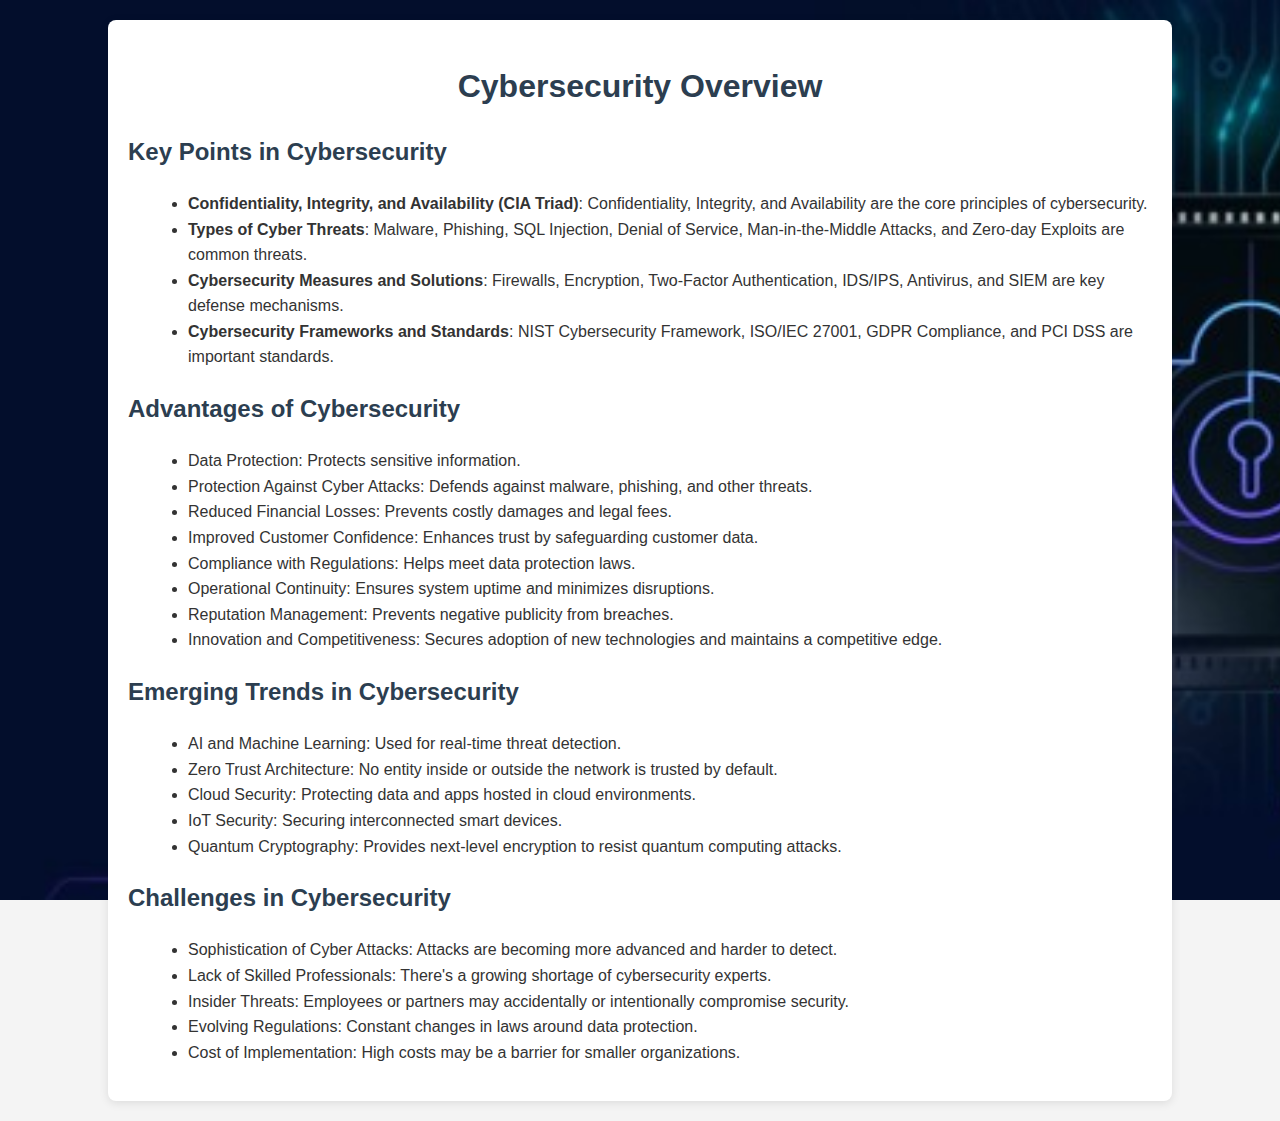
<file: content.html>
<!DOCTYPE html>
<html lang="en">
<head>
    <meta charset="UTF-8">
    <meta name="viewport" content="width=device-width, initial-scale=1.0">
    <meta http-equiv="X-UA-Compatible" content="ie=edge">
    <title>Cybersecurity Overview</title>
    <style>
        body {
            font-family: Arial, sans-serif;
            margin: 0;
            padding: 0;
            background-color: #f4f4f4;
            color: #333;
            line-height: 1.6;
        }
        .container {
            width: 80%;
            margin: 20px auto;
            background: #fff;
            padding: 20px;
            border-radius: 8px;
            box-shadow: 0 2px 10px rgba(0,0,0,0.1);
        }
        h1, h2 {
            color: #2c3e50;
        }
        ul {
            margin-left: 20px;
        }
        h1 {
            text-align: center;
            margin-bottom: 20px;
        }
        p {
            margin: 10px 0;
        }
    </style>
</head>
<body>
    <style>
		body {
		  background-image: url('base.jpg');
		  background-repeat: no-repeat;
		  background-attachment: fixed;
		  background-size: cover;
		}
		</style>
    <div class="container">
        <h1>Cybersecurity Overview</h1>

        <h2>Key Points in Cybersecurity</h2>
        <ul>
            <li><strong>Confidentiality, Integrity, and Availability (CIA Triad)</strong>: Confidentiality, Integrity, and Availability are the core principles of cybersecurity.</li>
            <li><strong>Types of Cyber Threats</strong>: Malware, Phishing, SQL Injection, Denial of Service, Man-in-the-Middle Attacks, and Zero-day Exploits are common threats.</li>
            <li><strong>Cybersecurity Measures and Solutions</strong>: Firewalls, Encryption, Two-Factor Authentication, IDS/IPS, Antivirus, and SIEM are key defense mechanisms.</li>
            <li><strong>Cybersecurity Frameworks and Standards</strong>: NIST Cybersecurity Framework, ISO/IEC 27001, GDPR Compliance, and PCI DSS are important standards.</li>
        </ul>

        <h2>Advantages of Cybersecurity</h2>
        <ul>
            <li>Data Protection: Protects sensitive information.</li>
            <li>Protection Against Cyber Attacks: Defends against malware, phishing, and other threats.</li>
            <li>Reduced Financial Losses: Prevents costly damages and legal fees.</li>
            <li>Improved Customer Confidence: Enhances trust by safeguarding customer data.</li>
            <li>Compliance with Regulations: Helps meet data protection laws.</li>
            <li>Operational Continuity: Ensures system uptime and minimizes disruptions.</li>
            <li>Reputation Management: Prevents negative publicity from breaches.</li>
            <li>Innovation and Competitiveness: Secures adoption of new technologies and maintains a competitive edge.</li>
        </ul>

        <h2>Emerging Trends in Cybersecurity</h2>
        <ul>
            <li>AI and Machine Learning: Used for real-time threat detection.</li>
            <li>Zero Trust Architecture: No entity inside or outside the network is trusted by default.</li>
            <li>Cloud Security: Protecting data and apps hosted in cloud environments.</li>
            <li>IoT Security: Securing interconnected smart devices.</li>
            <li>Quantum Cryptography: Provides next-level encryption to resist quantum computing attacks.</li>
        </ul>

        <h2>Challenges in Cybersecurity</h2>
        <ul>
            <li>Sophistication of Cyber Attacks: Attacks are becoming more advanced and harder to detect.</li>
            <li>Lack of Skilled Professionals: There's a growing shortage of cybersecurity experts.</li>
            <li>Insider Threats: Employees or partners may accidentally or intentionally compromise security.</li>
            <li>Evolving Regulations: Constant changes in laws around data protection.</li>
            <li>Cost of Implementation: High costs may be a barrier for smaller organizations.</li>
        </ul>
    </div>
</body>
</html>
</file>
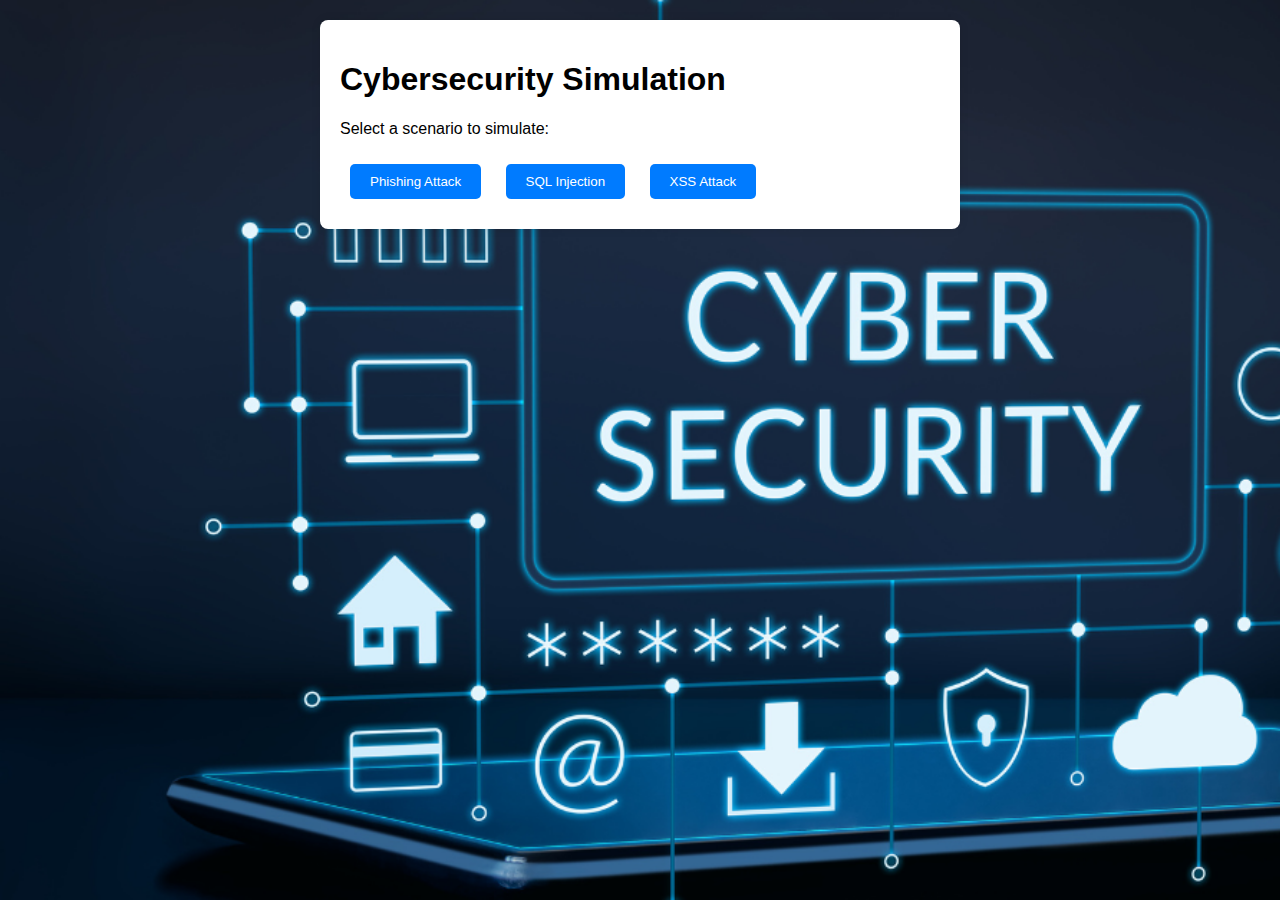
<file: html.html>
<!DOCTYPE html>
<html lang="en">
<head>
    <meta charset="UTF-8">
    <meta name="viewport" content="width=device-width, initial-scale=1.0">
    <link rel="stylesheet" href="css.css">
    <title>Cybersecurity Simulation</title>
</head>
<body>
    <style>
		body {
		  background-image: url('hi.png');
		  background-repeat: no-repeat;
		  background-attachment: fixed;
		  background-size: cover;
		}
		</style>
    <div class="container">
        <h1>Cybersecurity Simulation</h1>
        <p>Select a scenario to simulate:</p>
        <button onclick="startSimulation('phishing')">Phishing Attack</button>
        <button onclick="startSimulation('sql-injection')">SQL Injection</button>
        <button onclick="startSimulation('xss')">XSS Attack</button>
        <div id="result"></div>
    </div>
    <script src="script.js"></script>
</body>
</html>
</file>
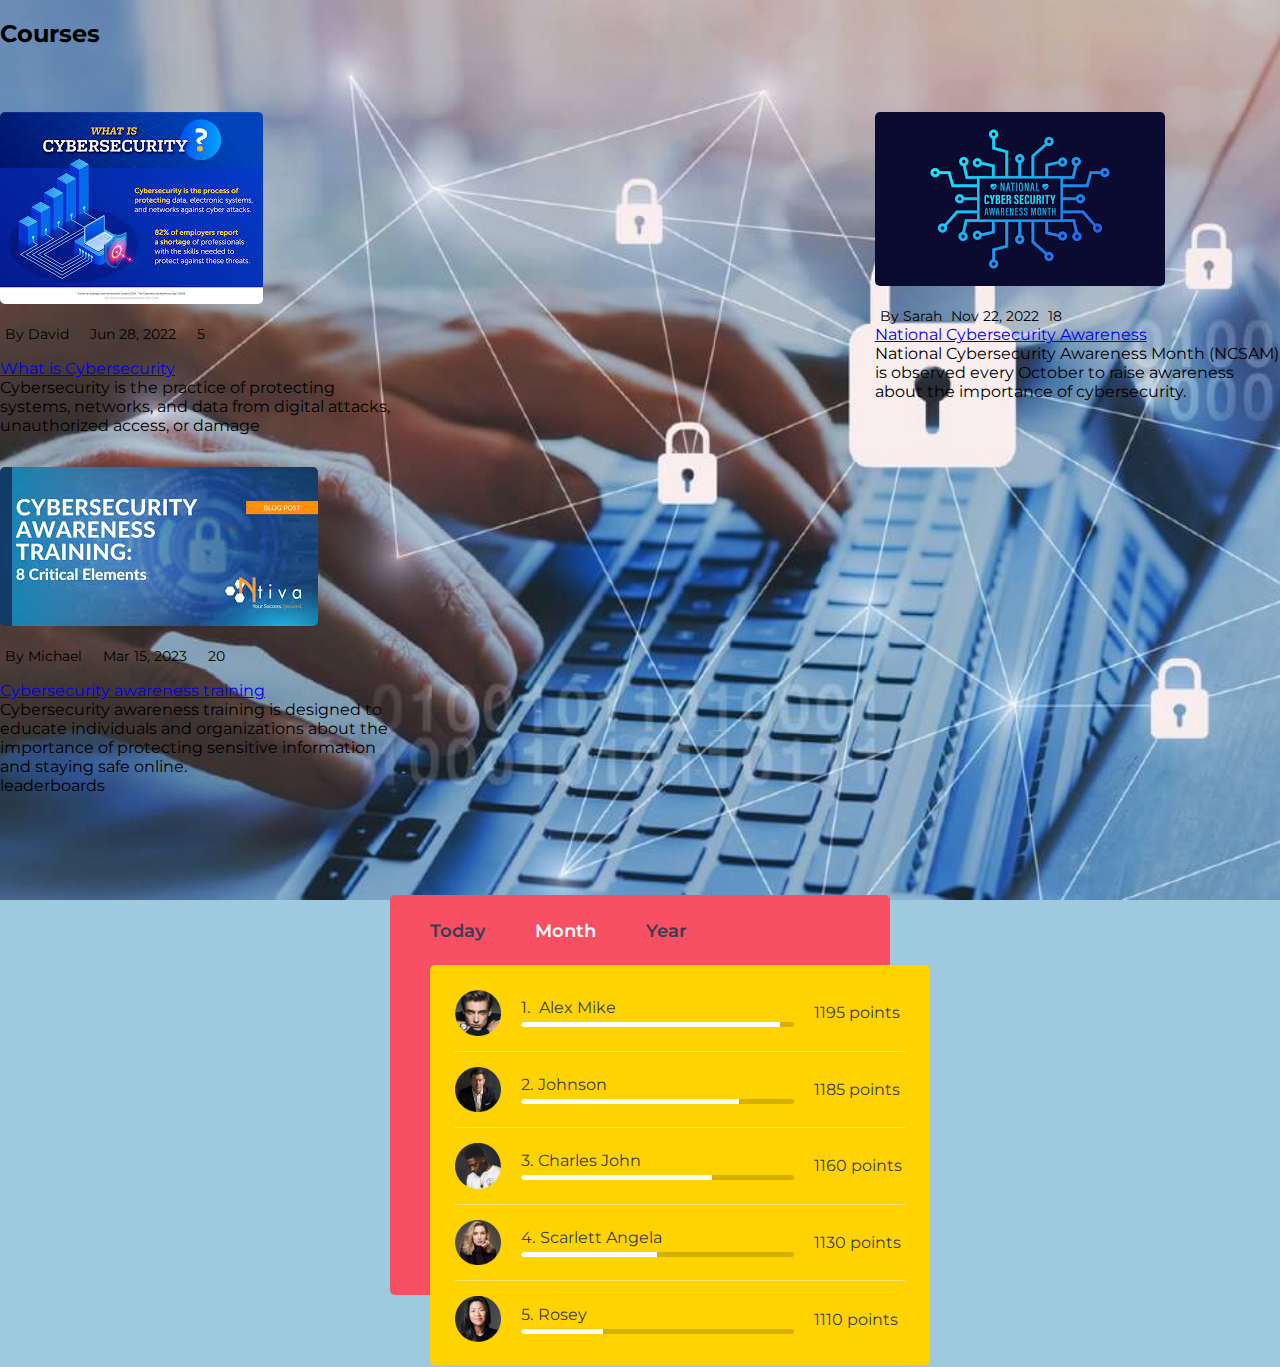
<file: index5.html>
<!DOCTYPE html>
<html lang="en">
<head>
	<meta charset="UTF-8">
	<title>Leader Board using HTML CSS and Javascript</title>
	<link rel="stylesheet" href="styles.css">
</head>
<body>
	<style>
		body {
		  background-image: url('back1.jpeg');
		  background-repeat: no-repeat;
		  background-attachment: fixed;
		  background-size: cover;
		}
		</style>
	<section class="blog" id="blog">
		<div class="section__container blog__container">
		  <!-- <p class="section__subheader">CyberSecure</p> -->
		  <br/>
		  <h2 class="section__header">Courses</h2>
		  <div class="blog__grid">
			<div class="blog__card">
			  <img src="download.jpeg" alt="blog" />
			  <div>
				<span><i class="ri-user-line"></i> By David</span>
				<span><i class="ri-time-line"></i> Jun 28, 2022</span>
				<span><i class="ri-thumb-up-line"></i> 5</span>
			  </div>
			  <a href="https://www.cisco.com/c/en_in/products/security/what-is-cybersecurity.html">What is Cybersecurity<a>
			  <p>
			   Cybersecurity is the practice of protecting systems, networks, and data from digital attacks, unauthorized access, or damage
			  </p>
			</div>
			<div class="blog__card">
			  <img src="img.png" alt="blog" />
			  <div>
				<span><i class="ri-user-line"></i> By Sarah</span>
				<span><i class="ri-time-line"></i> Nov 22, 2022</span>
				<span><i class="ri-thumb-up-line"></i> 18</span>
			  </div>
			  <a href="https://www.cisa.gov/cybersecurity-awareness-month">National Cybersecurity Awareness</a>
			  <p>
				National Cybersecurity Awareness Month (NCSAM) is observed every October to raise awareness about the importance of cybersecurity. 
			  </p>
			</div>
			<div class="blog__card">
			  <img src="ima.jpeg" alt="blog" />
			  <div>
				<span><i class="ri-user-line"></i> By Michael</span>
				<span><i class="ri-time-line"></i> Mar 15, 2023</span>
				<span><i class="ri-thumb-up-line"></i> 20</span>
			  </div>
			  <a href="https://learnsecurity.amazon.com/en/index.html">Cybersecurity awareness training</a>
			  <p>
				Cybersecurity awareness training is designed to educate individuals and organizations about the importance of protecting sensitive information and staying safe online.
			  </p>
			</div>
		  </div>
		</div>
	  </section>
	  <section class="banner">
		<p>leaderboards</p>
	  </section>
<div class="wrapper">
	<div class="lboard_section">
		<div class="lboard_tabs">
			<div class="tabs">
				<ul>
					<li data-li="today">Today</li>
					<li class="active" data-li="month">Month</li>
					<li data-li="year">Year</li>
				</ul>
			</div>
		</div>

		<div class="lboard_wrap">
			<div class="lboard_item today" style="display: none;">
				<div class="lboard_mem">
					<div class="img">
						<img src="pic_1.png" alt="picture_1">
					</div>
					<div class="name_bar">
						<p><span>1.</span> Charles John</p>
						<div class="bar_wrap">
							<div class="inner_bar" style="width: 95%"></div>
						</div>
					</div>
					<div class="points">
						195 points
					</div>
				</div>
				<div class="lboard_mem">
					<div class="img">
						<img src="pic_2.png" alt="picture_2">
					</div>
					<div class="name_bar">
						<p><span>2.</span>Alex Mike</p>
						<div class="bar_wrap">
							<div class="inner_bar" style="width: 80%"></div>
						</div>
					</div>
					<div class="points">
						185 points
					</div>
				</div>
				<div class="lboard_mem">
					<div class="img">
						<img src="pic_3.png" alt="picture_2">
					</div>
					<div class="name_bar">
						<p><span>3.</span>Johnson</p>
						<div class="bar_wrap">
							<div class="inner_bar" style="width: 60%;"></div>
						</div>
					</div>
					<div class="points">
						160 points
					</div>
				</div>
				<div class="lboard_mem">
					<div class="img">
						<img src="pic_4.png" alt="picture_1">
					</div>
					<div class="name_bar">
						<p><span>4.</span>Rosey</p>
						<div class="bar_wrap">
							<div class="inner_bar" style="width: 30%"></div>
						</div>
					</div>
					<div class="points">
						130 points
					</div>
				</div>
				<div class="lboard_mem">
					<div class="img">
						<img src="pic_5.png" alt="picture_2">
					</div>
					<div class="name_bar">
						<p><span>5.</span>Scarlett Angela</p>
						<div class="bar_wrap">
							<div class="inner_bar" style="width: 10%"></div>
						</div>
					</div>
					<div class="points">
						110 points
					</div>
				</div>
			</div>
			<div class="lboard_item month" style="display: block;">
				<div class="lboard_mem">
					<div class="img">
						<img src="pic_2.png" alt="picture_2">
					</div>
					<div class="name_bar">
						<p><span>1.</span> Alex Mike</p>
						<div class="bar_wrap">
							<div class="inner_bar" style="width: 95%"></div>
						</div>
					</div>
					<div class="points">
						1195 points
					</div>
				</div>
				<div class="lboard_mem">
					<div class="img">
						<img src="pic_3.png" alt="picture_3">
					</div>
					<div class="name_bar">
						<p><span>2.</span>Johnson</p>
						<div class="bar_wrap">
							<div class="inner_bar" style="width: 80%"></div>
						</div>
					</div>
					<div class="points">
						1185 points
					</div>
				</div>
				<div class="lboard_mem">
					<div class="img">
						<img src="pic_1.png" alt="picture_1">
					</div>
					<div class="name_bar">
						<p><span>3.</span>Charles John</p>
						<div class="bar_wrap">
							<div class="inner_bar" style="width: 70%;"></div>
						</div>
					</div>
					<div class="points">
						1160 points
					</div>
				</div>
				<div class="lboard_mem">
					<div class="img">
						<img src="pic_5.png" alt="picture_5">
					</div>
					<div class="name_bar">
						<p><span>4.</span>Scarlett Angela</p>
						<div class="bar_wrap">
							<div class="inner_bar" style="width: 50%"></div>
						</div>
					</div>
					<div class="points">
						1130 points
					</div>
				</div>
				<div class="lboard_mem">
					<div class="img">
						<img src="pic_4.png" alt="picture_4">
					</div>
					<div class="name_bar">
						<p><span>5.</span>Rosey</p>
						<div class="bar_wrap">
							<div class="inner_bar" style="width: 30%"></div>
						</div>
					</div>
					<div class="points">
						1110 points
					</div>
				</div>
			</div>
			<div class="lboard_item year" style="display: none;">
				<div class="lboard_mem">
					<div class="img">
						<img src="pic_5.png" alt="picture_5">
					</div>
					<div class="name_bar">
						<p><span>1.</span>Scarlett Angela</p>
						<div class="bar_wrap">
							<div class="inner_bar" style="width: 90%"></div>
						</div>
					</div>
					<div class="points">
						2195 points
					</div>
				</div>
				<div class="lboard_mem">
					<div class="img">
						<img src="pic_4.png" alt="picture_4">
					</div>
					<div class="name_bar">
						<p><span>2.</span>Rosey</p>
						<div class="bar_wrap">
							<div class="inner_bar" style="width: 85%"></div>
						</div>
					</div>
					<div class="points">
						2185 points
					</div>
				</div>
				<div class="lboard_mem">
					<div class="img">
						<img src="pic_3.png" alt="picture_3">
					</div>
					<div class="name_bar">
						<p><span>3.</span>Johnson</p>
						<div class="bar_wrap">
							<div class="inner_bar" style="width: 65%;"></div>
						</div>
					</div>
					<div class="points">
						2160 points
					</div>
				</div>
				<div class="lboard_mem">
					<div class="img">
						<img src="pic_1.png" alt="picture_1">
					</div>
					<div class="name_bar">
						<p><span>4.</span>Charles John</p>
						<div class="bar_wrap">
							<div class="inner_bar" style="width: 30%"></div>
						</div>
					</div>
					<div class="points">
						2130 points
					</div>
				</div>
				<div class="lboard_mem">
					<div class="img">
						<img src="pic_2.png" alt="picture_2">
					</div>
					<div class="name_bar">
						<p><span>5.</span>Alex Mike</p>
						<div class="bar_wrap">
							<div class="inner_bar" style="width: 10%"></div>
						</div>
					</div>
					<div class="points">
						2110 points
					</div>
				</div>
			</div>
		</div>
	</div>
</div>	

<script src="scripts.js"></script>
</body>
</html>
</file>
<file: css.css>
body {
    font-family: Arial, sans-serif;
    background-color: #f4f4f4;
    margin: 0;
    padding: 20px;
}

.container {
    max-width: 600px;
    margin: auto;
    padding: 20px;
    background: #fff;
    border-radius: 8px;
    box-shadow: 0 0 10px rgba(0, 0, 0, 0.1);
}

button {
    margin: 10px;
    padding: 10px 20px;
    border: none;
    border-radius: 5px;
    background-color: #007bff;
    color: white;
    cursor: pointer;
}

button:hover {
    background-color: #0056b3;
}
</file>
<file: styles.css>
@import url('https://fonts.googleapis.com/css?family=Montserrat:400,600,700&display=swap');

*{
	margin: 0;
	padding: 0;
	list-style: none;
	box-sizing: border-box;
	font-family: 'Montserrat', sans-serif;
}

body{
	background: #9ecae0;
}

.wrapper{
	width: 100%;
	height: 100%;
}

.lboard_section{
	width: 500px;
	height: 400px;
	margin: 100px auto 0;
	background: #f94f62;
	padding: 25px 40px;
	position: relative;
	border-radius: 5px;
}

.lboard_section .lboard_tabs ul{
	display: flex;
}

.lboard_section .lboard_tabs ul li{
	margin-right: 50px;
	font-size: 18px;
	font-weight: 600;
	color: #3a3d51;
	cursor: pointer;
}

.lboard_section .lboard_tabs ul li:hover,
.lboard_section .lboard_tabs ul li.active{
	color: #fff;
}

.lboard_wrap{
	position: absolute;
	top: 70px;
	left: 40px;
	background: #ffd300;
	width: 100%;
	height: 100%;
	border-radius: 5px;
}

.lboard_wrap .lboard_item{
	padding: 25px;
}

.lboard_wrap .lboard_mem{
	display: flex;
	align-items: center;
	padding: 15px 0;
	border-bottom: 1px solid #ffe773;
}

.lboard_wrap .lboard_mem:first-child{
	padding-top: 0;
}

.lboard_wrap .lboard_mem:last-child{
	padding-bottom: 0;
	border-bottom: 0;
}

.lboard_wrap .lboard_mem .img{
	width: 50px;
}

.lboard_wrap .lboard_mem img{
	display: block;
	width: 100%;
}

.lboard_wrap .lboard_mem .name_bar{
	margin: 0 20px;
	width: calc(100% - 150px);
}

.lboard_wrap .lboard_mem .name_bar p{
	color: #3a3d51;
}

.lboard_wrap .lboard_mem .name_bar p span{
	margin-right: 5px;
}

.lboard_wrap .lboard_mem .points{
	width: 100px;
	color: #3a3d51;
}

.lboard_wrap .lboard_mem .name_bar .bar_wrap{
	width: 100%;
	height: 5px;
	background: #d5b000;
	margin-top: 5px;
	border-radius: 5px;
	position: relative;
	overflow: hidden;
}

.lboard_wrap .lboard_mem .name_bar .bar_wrap .inner_bar{
	position: absolute;
	top: 0;
	left: 0;
	height: 5px;
	background: #fff;
	border-radius: 5px;
	border-top-right-radius: 0px;
	border-bottom-right-radius: 0px;
}

.blog {
	background-color: var(--secondary-color);
  }
  
  .blog__grid {
	margin-top: 4rem;
	display: grid;
	grid-template-columns: repeat(3, 1fr);
	gap: 2rem;
  }
  
  .blog__card img {
	margin-bottom: 1rem;
	border-radius: 5px;
  }
  
  .blog__card > div {
	margin-bottom: 1rem;
	display: flex;
	align-items: center;
	gap: 1rem;
  }
  
  .blog__card div span {
	font-size: 0.9rem;
	color: var(--text-light);
  }
  
  .blog__card div span i {
	margin-right: 5px;
	font-size: 1rem;
	color: var(--primary-color);
  }
  
  .blog__card h4 {
	margin-bottom: 0.5rem;
	font-size: 1.2rem;
	font-weight: 600;
  }
  
  .blog__card p {
	color: var(--text-light);
  }

  /* div.section_container.blog_container {
	background-image: linear-gradient(
		to right,
		rgba(0, 0, 0, 0.6),
		rgba(0, 0, 0, 0.6)
	  ),
	  url("backg.jpeg");
	background-position: center center;
	background-size: cover;
	background-repeat: no-repeat;
  } */
</file>
